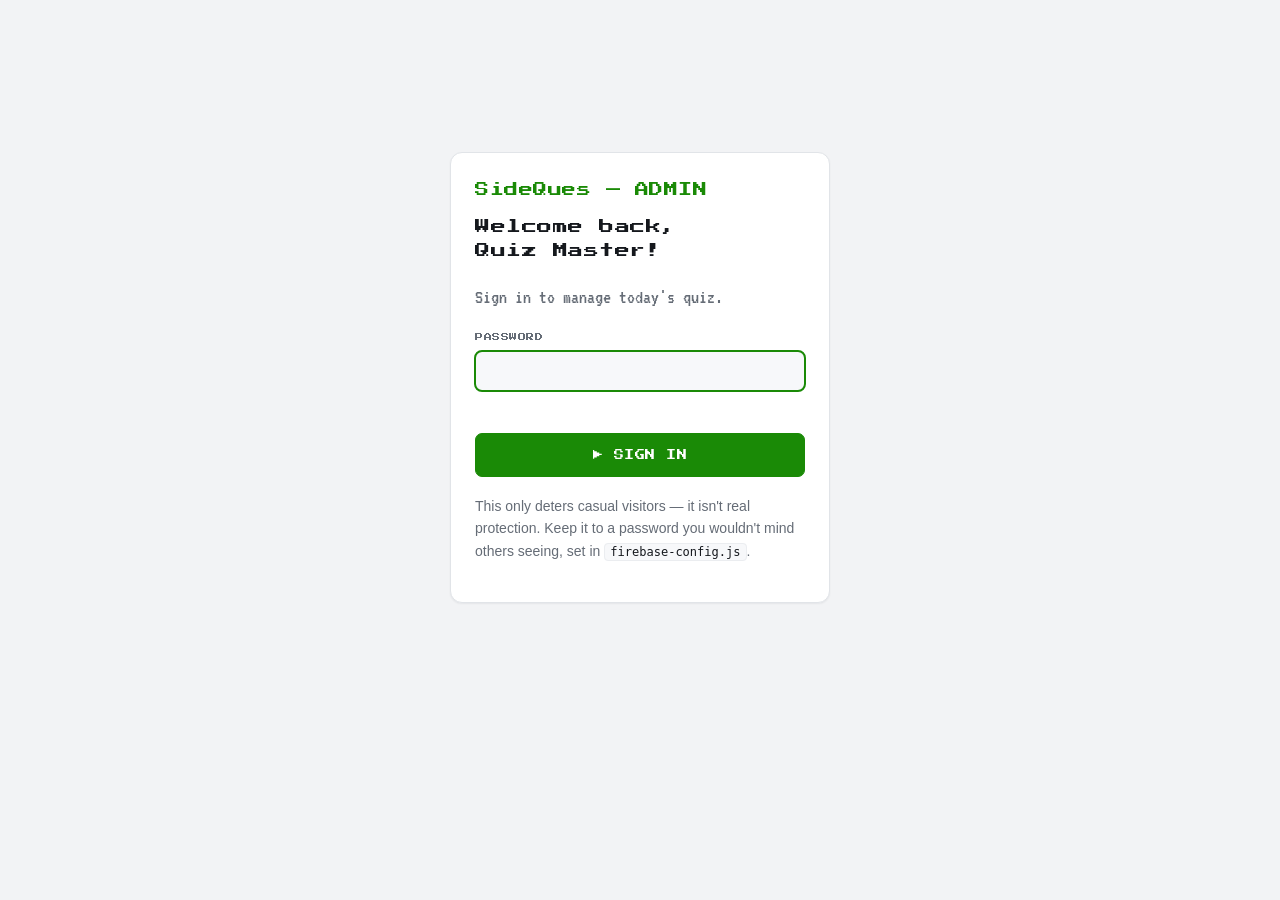
<file: admin.html>
<!DOCTYPE html>
<html lang="en" data-theme="dark">
<head>
  <meta charset="UTF-8">
  <meta name="viewport" content="width=device-width, initial-scale=1.0">
  <title>SideQues — Admin</title>

  <!-- Same two fonts as the game, so this feels like part of it -->
  <link rel="preconnect" href="https://fonts.googleapis.com">
  <link rel="preconnect" href="https://fonts.gstatic.com" crossorigin>
  <link href="https://fonts.googleapis.com/css2?family=Press+Start+2P&family=VT323:wght@400&display=swap" rel="stylesheet">

  <!--
    The admin page shares the game's colours and fonts, but none of its TV
    frame, scanlines or glow: it's a workbench, not the show. All of its
    styling lives here rather than in style.css, which is the game theme.

    Two themes, swapped by setting data-theme on <html>. The game's neon
    green is unreadable on white, so light mode uses the deeper green that
    style.css already uses for button shadows.
  -->
  <style>
    /* ---------- dark (default) ---------- */
    :root,
    :root[data-theme="dark"] {
      --bg:        #0a0a0a;
      --surface:   #14161a;
      --surface-2: #1a1d23;
      --line:      #2a2e36;
      --line-soft: #202329;
      --ink:       #f0f0f0;
      --dim:       #8a8f98;

      --accent:     #39ff14;   /* the game's neon green */
      --accent-ink: #0a0a0a;   /* text printed on top of it */
      --pink:       #ff2d78;

      --ok-ink:   #39ff14;  --ok-bg:   rgba(57, 255, 20, 0.12);
      --warn-ink: #ffc247;  --warn-bg: rgba(255, 194, 71, 0.12);
      --bad-ink:  #ff2d78;  --bad-bg:  rgba(255, 45, 120, 0.12);

      --row-hover: rgba(255, 255, 255, 0.03);
      --row-pick:  rgba(57, 255, 20, 0.07);
      --shadow:    0 1px 2px rgba(0, 0, 0, 0.5);
    }

    /* ---------- light ---------- */
    :root[data-theme="light"] {
      --bg:        #f2f3f5;
      --surface:   #ffffff;
      --surface-2: #f7f8fa;
      --line:      #e1e4e8;
      --line-soft: #ebedf0;
      --ink:       #15181d;
      --dim:       #656c76;

      --accent:     #1a8a06;   /* the game's deeper green — readable on white */
      --accent-ink: #ffffff;
      --pink:       #c01457;

      --ok-ink:   #15803d;  --ok-bg:   #e9f8ef;
      --warn-ink: #8a5300;  --warn-bg: #fdf3e3;
      --bad-ink:  #be123c;  --bad-bg:  #fdecef;

      --row-hover: rgba(0, 0, 0, 0.02);
      --row-pick:  rgba(26, 138, 6, 0.07);
      --shadow:    0 1px 2px rgba(16, 24, 40, 0.06);
    }

    * { box-sizing: border-box; }

    body {
      margin: 0;
      padding: 26px 20px 60px;
      background: var(--bg);
      color: var(--ink);
      font-family: "VT323", ui-monospace, Menlo, monospace;
      font-size: 20px;
      line-height: 1.45;
      -webkit-font-smoothing: antialiased;
      transition: background 160ms, color 160ms;
    }

    /* Press Start 2P is very wide, so it only ever appears small */
    .pixel {
      font-family: "Press Start 2P", ui-monospace, monospace;
      line-height: 1.6;
      letter-spacing: 0.5px;
    }
    /* Long prose reads better in the system font than in a pixel face */
    .prose {
      font-family: -apple-system, "Segoe UI", Roboto, Helvetica, Arial, sans-serif;
      font-size: 14px;
      line-height: 1.6;
    }

    .wrap { max-width: 1000px; margin: 0 auto; }
    a { color: var(--accent); }

    code {
      font-family: ui-monospace, SFMono-Regular, Menlo, Consolas, monospace;
      font-size: 0.86em;
      background: var(--surface-2);
      border: 1px solid var(--line-soft);
      padding: 1px 5px;
      border-radius: 4px;
      color: var(--ink);
    }

    /* ---------- page header ---------- */
    .masthead {
      display: flex;
      align-items: flex-start;
      justify-content: space-between;
      gap: 16px;
      flex-wrap: wrap;
      margin-bottom: 22px;
    }
    .brand {
      font-size: 13px;
      color: var(--accent);
      margin: 0 0 12px;
    }
    .greeting {
      font-size: 15px;
      margin: 0 0 6px;
      color: var(--ink);
    }
    .greeting .wave { font-family: "VT323", monospace; font-size: 22px; }
    .masthead .today {
      color: var(--dim);
      font-size: 19px;
    }
    .masthead-actions { display: flex; gap: 8px; align-items: center; }

    /* ---------- cards ---------- */
    .card {
      background: var(--surface);
      border: 1px solid var(--line);
      border-radius: 12px;
      padding: 20px 22px;
      margin-bottom: 18px;
      box-shadow: var(--shadow);
    }
    /* The reference section sits back: no fill, softer edge, muted text */
    .card--quiet {
      background: transparent;
      border-style: dashed;
      border-color: var(--line-soft);
      box-shadow: none;
      color: var(--dim);
      padding: 18px 20px;
    }
    .card--quiet .section-title { color: var(--dim); }
    .card--quiet code { background: transparent; }

    .section-title {
      font-size: 11px;
      color: var(--accent);
      margin: 0;
      display: flex;
      align-items: center;
      gap: 8px;
    }
    .card-head {
      display: flex;
      align-items: center;
      justify-content: space-between;
      gap: 12px;
      flex-wrap: wrap;
      margin-bottom: 16px;
    }

    .info-dot {
      display: inline-grid;
      place-items: center;
      width: 17px;
      height: 17px;
      border-radius: 50%;
      border: 1px solid currentColor;
      font-family: "VT323", monospace;
      font-size: 15px;
      line-height: 1;
      opacity: 0.85;
      cursor: help;
    }

    /* ---------- controls ---------- */
    button {
      font-family: "Press Start 2P", monospace;
      font-size: 9px;
      letter-spacing: 0.5px;
      line-height: 1;
      padding: 10px 13px;
      border-radius: 7px;
      border: 1px solid var(--line);
      background: var(--surface-2);
      color: var(--ink);
      cursor: pointer;
      transition: background 120ms, border-color 120ms, color 120ms, transform 60ms;
    }
    button:hover:not(:disabled) { border-color: var(--accent); color: var(--accent); }
    button:active:not(:disabled) { transform: translateY(1px); }
    button:disabled { opacity: 0.4; cursor: not-allowed; }

    button.primary {
      background: var(--accent);
      border-color: var(--accent);
      color: var(--accent-ink);
    }
    button.primary:hover:not(:disabled) { filter: brightness(1.08); color: var(--accent-ink); }

    button.danger { color: var(--pink); border-color: color-mix(in srgb, var(--pink) 40%, var(--line)); }
    button.danger:hover:not(:disabled) { border-color: var(--pink); background: var(--bad-bg); color: var(--pink); }

    button.icon {
      padding: 9px 11px;
      font-family: "VT323", monospace;
      font-size: 18px;
    }
    button.tiny {
      font-size: 8px;
      padding: 7px 9px;
    }

    input[type="text"],
    input[type="password"] {
      font-family: "VT323", monospace;
      font-size: 20px;
      padding: 9px 12px;
      border: 1px solid var(--line);
      border-radius: 7px;
      background: var(--surface-2);
      color: var(--ink);
      width: 100%;
    }
    input:focus { outline: 2px solid var(--accent); outline-offset: -1px; }
    input[readonly] { color: var(--dim); }

    .field-label {
      display: block;
      font-family: "Press Start 2P", monospace;
      font-size: 8px;
      letter-spacing: 0.5px;
      color: var(--dim);
      margin-bottom: 7px;
    }
    .row { display: flex; gap: 12px; align-items: center; flex-wrap: wrap; }

    /* ---------- tables ---------- */
    .table-scroll { overflow-x: auto; -webkit-overflow-scrolling: touch; }
    .table-scroll table { min-width: 500px; }
    table { width: 100%; border-collapse: collapse; }
    th, td { text-align: left; padding: 9px 10px; border-bottom: 1px solid var(--line-soft); vertical-align: top; }
    th {
      font-family: "Press Start 2P", monospace;
      font-size: 8px;
      letter-spacing: 0.5px;
      color: var(--dim);
      font-weight: normal;
      border-bottom-color: var(--line);
    }
    tbody tr { cursor: default; }
    #sheet-rows tr { cursor: pointer; }
    tbody tr:hover { background: var(--row-hover); }
    tbody tr.is-selected, tbody tr.is-selected:hover { background: var(--row-pick); }
    /* Numeric columns: header and its data share one alignment, so a short
       number doesn't drift away from the word above it. */
    th.num, td.num { text-align: center; white-space: nowrap; }

    /* ---------- pills & banners ---------- */
    .pill {
      display: inline-block;
      font-family: "Press Start 2P", monospace;
      font-size: 7px;
      letter-spacing: 0.5px;
      padding: 4px 7px;
      border-radius: 5px;
    }
    .pill--good  { background: var(--ok-bg);   color: var(--ok-ink); }
    .pill--bad   { background: var(--bad-bg);  color: var(--bad-ink); }
    .pill--warn  { background: var(--warn-bg); color: var(--warn-ink); }
    .pill--muted { background: var(--surface-2); color: var(--dim); }

    .banner {
      padding: 11px 14px;
      border-radius: 8px;
      margin-bottom: 15px;
      border: 1px solid transparent;
    }
    .banner--good { background: var(--ok-bg);   color: var(--ok-ink);   border-color: color-mix(in srgb, var(--ok-ink) 25%, transparent); }
    .banner--warn { background: var(--warn-bg); color: var(--warn-ink); border-color: color-mix(in srgb, var(--warn-ink) 25%, transparent); }
    .banner--bad  { background: var(--bad-bg);  color: var(--bad-ink);  border-color: color-mix(in srgb, var(--bad-ink) 25%, transparent); }

    .muted { color: var(--dim); }
    .mono  { font-family: ui-monospace, SFMono-Regular, Menlo, Consolas, monospace; font-size: 14px; }
    .note  { color: var(--dim); font-size: 18px; margin: -6px 0 14px; }

    /* ---------- question preview ---------- */
    .preview-label {
      font-family: "Press Start 2P", monospace;
      font-size: 8px;
      color: var(--dim);
      margin: 20px 0 10px;
    }
    .q-detail {
      border: 1px solid var(--line-soft);
      border-left: 3px solid var(--accent);
      border-radius: 8px;
      background: var(--surface-2);
      padding: 15px 17px;
      margin-bottom: 11px;
    }
    .q-detail h4 {
      font-family: "Press Start 2P", monospace;
      font-size: 9px;
      color: var(--accent);
      margin: 0 0 10px;
      line-height: 1.6;
    }
    .q-detail p { margin: 0 0 10px; }
    .q-detail img {
      max-width: 230px; max-height: 150px; display: block;
      margin: 10px 0; border: 1px solid var(--line); border-radius: 6px;
    }
    .q-detail .opt { padding: 1px 0; color: var(--dim); }
    .q-detail .opt.is-correct { color: var(--ok-ink); }
    .q-detail .part { padding: 1px 0; }
    .q-detail .part b { color: var(--dim); font-weight: normal; }

    ul.plain { margin: 0; padding-left: 20px; }
    ul.plain li { margin-bottom: 6px; }

    /* ---------- sign-in gate ---------- */
    #gate { max-width: 380px; margin: 14vh auto 0; }
    #gate .card { padding: 26px 24px; }
    #gate .brand { font-size: 14px; margin-bottom: 14px; }
    #gate .error { color: var(--bad-ink); min-height: 22px; margin: 8px 0 0; }
    #gate form { margin-top: 16px; }
    #gate button { width: 100%; margin-top: 12px; padding: 13px; font-size: 10px; }

    #panel[hidden], #gate[hidden] { display: none; }

    /* ---------- confirmation overlay (used for destructive actions) ---------- */
    .confirm-overlay {
      position: fixed;
      inset: 0;
      z-index: 50;
      display: none;
      align-items: center;
      justify-content: center;
      padding: 24px;
      background: rgba(0, 0, 0, 0.55);
    }
    .confirm-overlay.is-active { display: flex; }
    .confirm-box {
      width: min(92%, 420px);
      background: var(--surface);
      border: 1px solid var(--line);
      border-radius: 12px;
      padding: 24px 22px;
      box-shadow: var(--shadow);
    }
    .confirm-box h3 {
      font-family: "Press Start 2P", monospace;
      font-size: 13px;
      line-height: 1.6;
      color: var(--bad-ink);
      margin: 0 0 12px;
    }
    .confirm-box p { color: var(--dim); margin: 0 0 20px; }
    .confirm-box .row { justify-content: flex-end; }

    @media (max-width: 560px) {
      body { padding: 18px 13px 44px; }
      .card { padding: 16px 15px; }
      .masthead { gap: 12px; }
      .q-detail img { max-width: 100%; }
    }
  </style>
</head>
<body>

  <!-- ============== SIGN IN ==============
       Not real security: this is a client-side check, and anyone who views
       the page source can read ADMIN_PASSWORD in firebase-config.js. It
       keeps casual visitors away from the Reset button, nothing more. -->
  <div id="gate">
    <div class="card">
      <p class="pixel brand">SideQues — ADMIN</p>
      <p class="greeting pixel">Welcome back, Quiz&nbsp;Master!</p>
      <p class="muted">Sign in to manage today's quiz.</p>

      <form id="gate-form">
        <label class="field-label" for="gate-password">PASSWORD</label>
        <input type="password" id="gate-password" autocomplete="current-password" autofocus>
        <p class="error" id="gate-error"></p>
        <button type="submit" class="primary pixel">▶ SIGN IN</button>
      </form>

      <p class="prose muted" style="margin-top:18px">
        This only deters casual visitors — it isn't real protection. Keep it to a password you
        wouldn't mind others seeing, set in <code>firebase-config.js</code>.
      </p>
    </div>
  </div>

  <!-- ============== MAIN PANEL ============== -->
  <div class="wrap" id="panel" hidden>

    <div class="masthead">
      <div>
        <p class="pixel brand">SideQues — ADMIN</p>
        <p class="greeting pixel">Welcome back, Quiz&nbsp;Master!</p>
        <p class="today" id="admin-today">—</p>
      </div>
      <div class="masthead-actions">
        <button id="btn-theme" class="icon" title="Switch between dark and light" aria-label="Switch theme">☾</button>
        <button id="btn-signout" class="pixel">SIGN OUT</button>
      </div>
    </div>

    <!-- ---------- 1. GOOGLE SHEET ---------- -->
    <section class="card">
      <div class="card-head">
        <h2 class="section-title pixel">GOOGLE SHEET</h2>
        <button id="btn-refetch" class="pixel">↻ FETCH TODAY'S QUESTIONS</button>
      </div>

      <div id="sheet-unconfigured" class="banner banner--warn" hidden>
        No Sheet ID is set yet. Add <code>SHEET_ID</code> in <code>firebase-config.js</code>,
        then reload this page. Until then, the game plays its three built-in sample questions.
      </div>

      <div id="sheet-configured" hidden>
        <div class="row" style="margin-bottom:16px; align-items:flex-end">
          <div style="flex:1; min-width:240px">
            <label class="field-label" for="sheet-id-display">SHEET ID — SET IN FIREBASE-CONFIG.JS</label>
            <input type="text" id="sheet-id-display" readonly class="mono">
          </div>
          <a id="sheet-open-link" href="#" target="_blank" rel="noopener">Open this sheet ↗</a>
        </div>

        <div id="sheet-status"></div>

        <div id="sheet-rows-wrap" hidden>
          <p class="muted">Yesterday, today and tomorrow only — the Sheet itself is the full calendar.</p>
          <div class="table-scroll">
            <table>
              <thead>
                <tr><th>DATE</th><th>STATUS</th><th>Q1</th><th>Q2</th><th>Q3</th><th>CHECK</th></tr>
              </thead>
              <tbody id="sheet-rows"></tbody>
            </table>
          </div>

          <p class="preview-label">▚ PREVIEW — WHAT PLAYERS WILL SEE</p>
          <div id="sheet-detail"></div>
        </div>
      </div>
    </section>

    <!-- ---------- 2. LEADERBOARD ---------- -->
    <section class="card">
      <div class="card-head">
        <h2 class="section-title pixel">TODAY'S LEADERBOARD</h2>
        <div class="row">
          <button id="btn-export" class="pixel">↓ EXPORT CSV</button>
          <button id="btn-reset" class="danger pixel">RESET TODAY</button>
        </div>
      </div>
      <p class="note">Resetting clears today's scores only — it never changes anyone's all-time total.</p>

      <div id="firebase-unconfigured" class="banner banner--warn" hidden>
        Firebase isn't set up yet. Add your project's details under <code>FIREBASE_CONFIG</code> in
        <code>firebase-config.js</code>, then reload this page.
      </div>

      <div id="board-wrap" hidden>
        <div class="table-scroll">
          <table>
            <thead><tr><th>#</th><th>NAME</th><th class="num">POINTS</th><th class="num">TIME</th><th></th></tr></thead>
            <tbody id="today-rows"></tbody>
          </table>
        </div>
        <p class="muted" id="today-empty" style="margin-top:12px" hidden>Nobody has played today yet.</p>
      </div>

      <p class="preview-label">▚ ALL-TIME TOTALS</p>
      <div id="alltime-wrap" hidden>
        <div class="table-scroll">
          <table>
            <thead><tr><th>NAME</th><th class="num">TOTAL POINTS</th><th class="num">DAYS PLAYED</th><th></th></tr></thead>
            <tbody id="alltime-rows"></tbody>
          </table>
        </div>
        <p class="muted" id="alltime-empty" style="margin-top:12px" hidden>No all-time scores yet.</p>
      </div>
    </section>

    <!-- ---------- 3. REFERENCE (deliberately quieter) ---------- -->
    <section class="card card--quiet">
      <h2 class="section-title pixel" style="margin-bottom:14px">
        <span class="info-dot" title="Reference — how to fill in the sheet">i</span>
        HOW THE GOOGLE SHEET WORKS
      </h2>

      <div class="prose">
        <p style="margin-top:0">One row per day. Columns, per question (Q1, Q2 and Q3 each have their own):</p>
        <ul class="plain">
          <li><code>date</code> — <code>YYYY-MM-DD</code>. A row only reaches players when this is today's date.</li>
          <li><code>status</code> — <code>draft</code>, <code>live</code> or <code>archived</code>. Only <code>live</code> reaches players;
            open <code>index.html?preview=true</code> to rehearse a <code>draft</code> yourself.</li>
          <li><code>qN_text</code>, <code>qN_type</code> (<code>text</code> or <code>mcq</code>), <code>qN_points</code>,
            <code>qN_answers</code>, <code>qN_opt_a..d</code> (multiple choice only), <code>qN_image</code> (optional).</li>
          <li>Multiple choice: put the right answer's letter (A–D) or its exact text in <code>qN_answers</code>.</li>
          <li>A typed question with several parts (e.g. "name both X and Y"): <code>qN_points</code> like <code>2+2</code>,
            <code>qN_answers</code> like <code>mercury | venus</code> — one number per part, separated by <code>|</code>.</li>
          <li>Pictures: a file path (<code>images/q1.png</code>), a Google Drive share link, or any <code>https://</code> address.</li>
        </ul>

        <p style="margin-top:14px">
          Templates with these columns already filled in:
          <a href="sample-sheet.xlsx" download>sample-sheet.xlsx</a> (with dropdowns and filters) ·
          <a href="sample-sheet.csv" download>sample-sheet.csv</a> (plain text)
        </p>

        <p style="margin-bottom:0">
          This page only reads your settings — it can't change them. To change the Sheet ID, the Firebase
          project, or the password, edit <code>firebase-config.js</code> directly.
        </p>
      </div>
    </section>
  </div>

  <!-- Shared confirmation overlay for destructive actions. Its text is
       filled in by JS right before it's shown (see openConfirm()). -->
  <div class="confirm-overlay" id="confirm-overlay">
    <div class="confirm-box">
      <h3 id="confirm-title">ARE YOU SURE?</h3>
      <p id="confirm-sub"></p>
      <div class="row">
        <button id="confirm-cancel" class="pixel">CANCEL</button>
        <button id="confirm-ok" class="danger pixel">REMOVE</button>
      </div>
    </div>
  </div>

  <script src="firebase-config.js"></script>
  <script src="app.js"></script>
  <script src="admin.js"></script>
</body>
</html>
</file>
